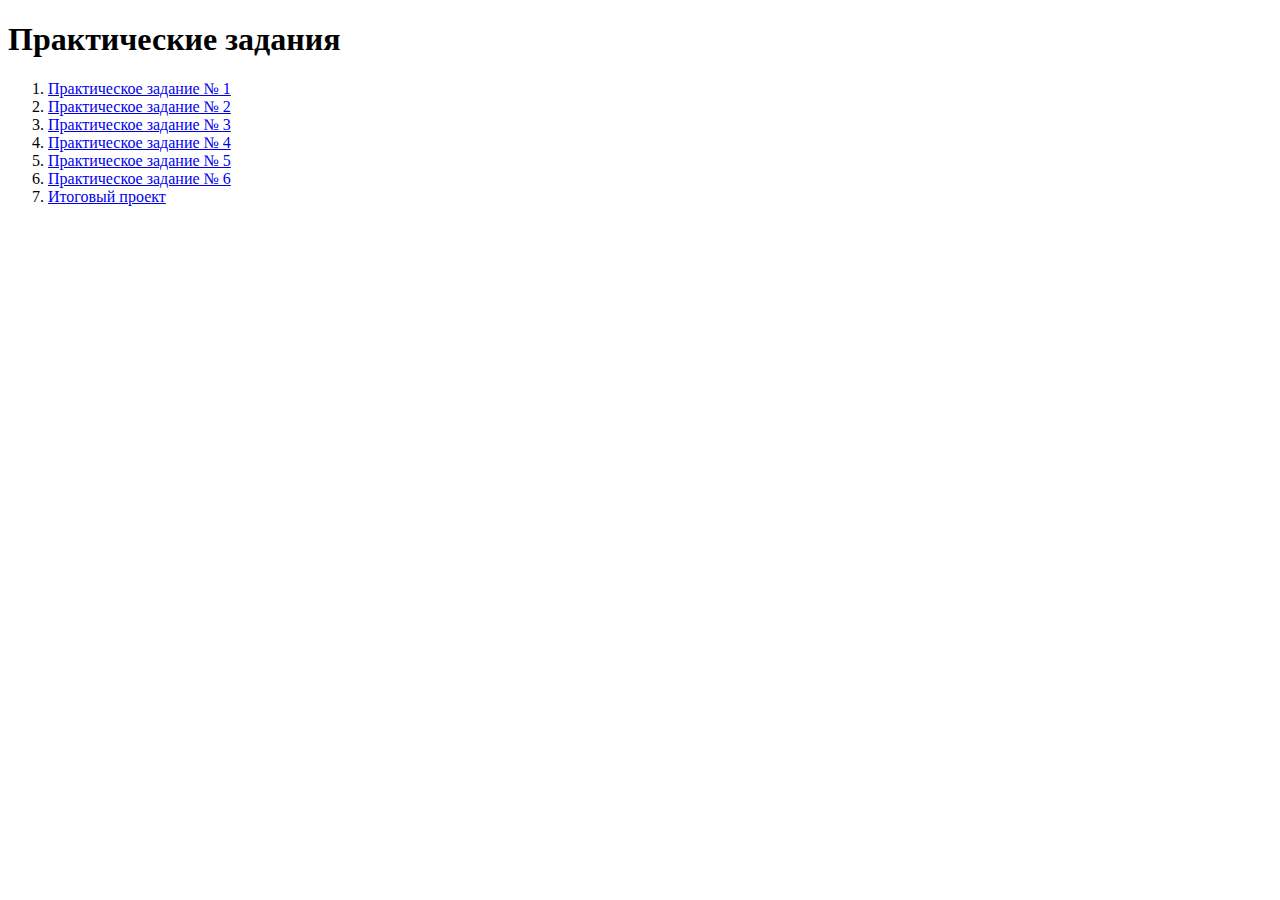
<file: index.html>
<!DOCTYPE html>
<html lang="en">
<head>
    <meta charset="UTF-8">
    <meta name="viewport" content="width=device-width, initial-scale=1.0">
    <title>Практическое задание</title>
</head>
<body>
    <h1>Практические задания</h1>
    <ol>
        <li><a href="task1.html">Практическое задание № 1</a></li>
        <li><a href="task2.html">Практическое задание № 2</a></li>
        <li><a href="task3.html">Практическое задание № 3</a></li>
        <li><a href="task4.html">Практическое задание № 4</a></li>
        <li><a href="task5.html">Практическое задание № 5</a></li>
        <li><a href="task6.html">Практическое задание № 6</a></li>
        <li><a href="task7.html">Итоговый проект</a></li>

    </ol>
</body>
</html>
</file>
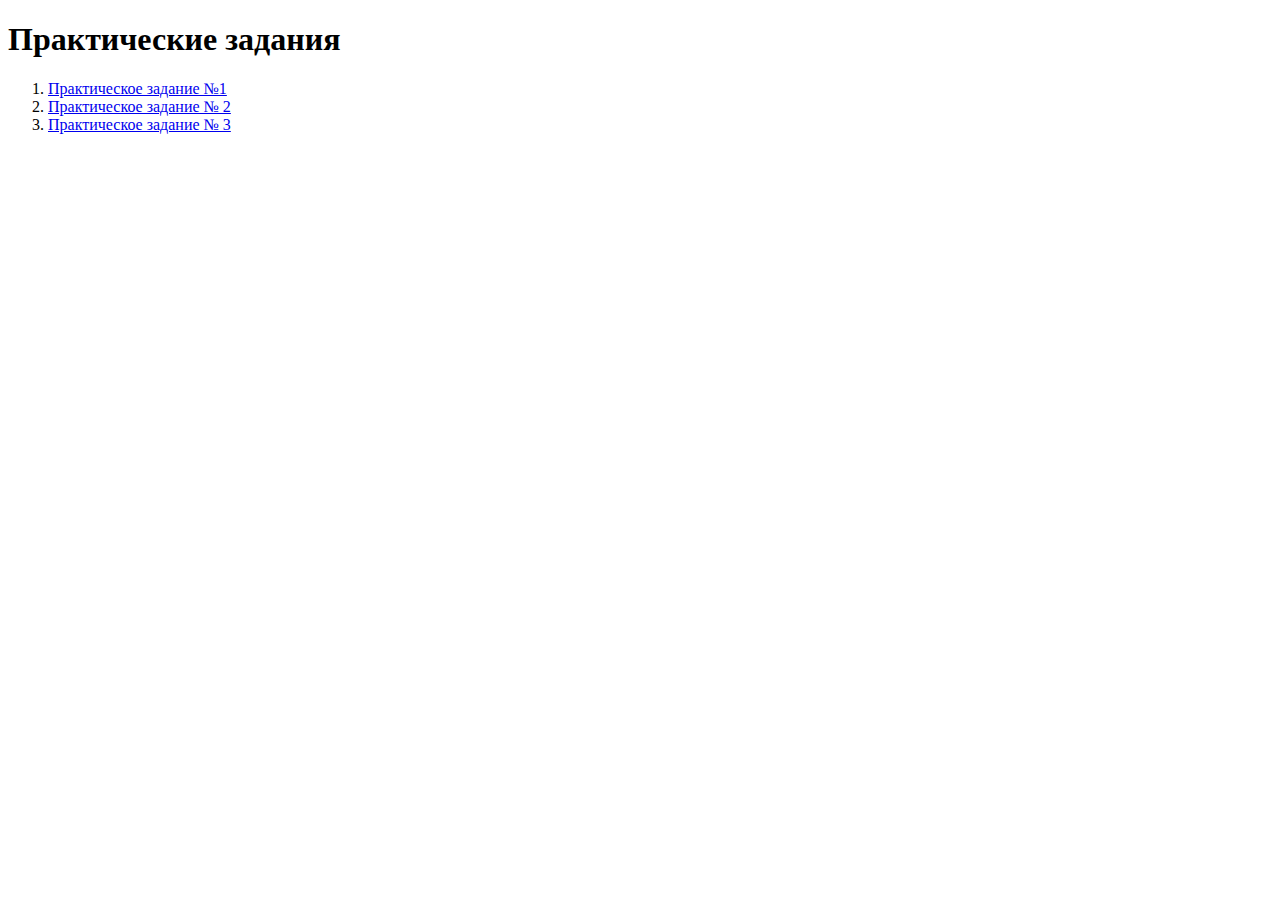
<file: Images/index.html>
<!DOCTYPE html>
<html lang="en">
<head>
    <meta charset="UTF-8">
    <meta name="viewport" content="width=device-width, initial-scale=1.0">
    <title>Практическое задание</title>
</head>
<body>
    <h1>Практические задания</h1>
    <ol>
        <li><a href="task1.html">Практическое задание №1</a></li>
        <li><a href="task2.html">Практическое задание № 2</a></li>
        <li><a href="task3.html">Практическое задание № 3</a></li>
    </ol>
</body>
</html>
</file>
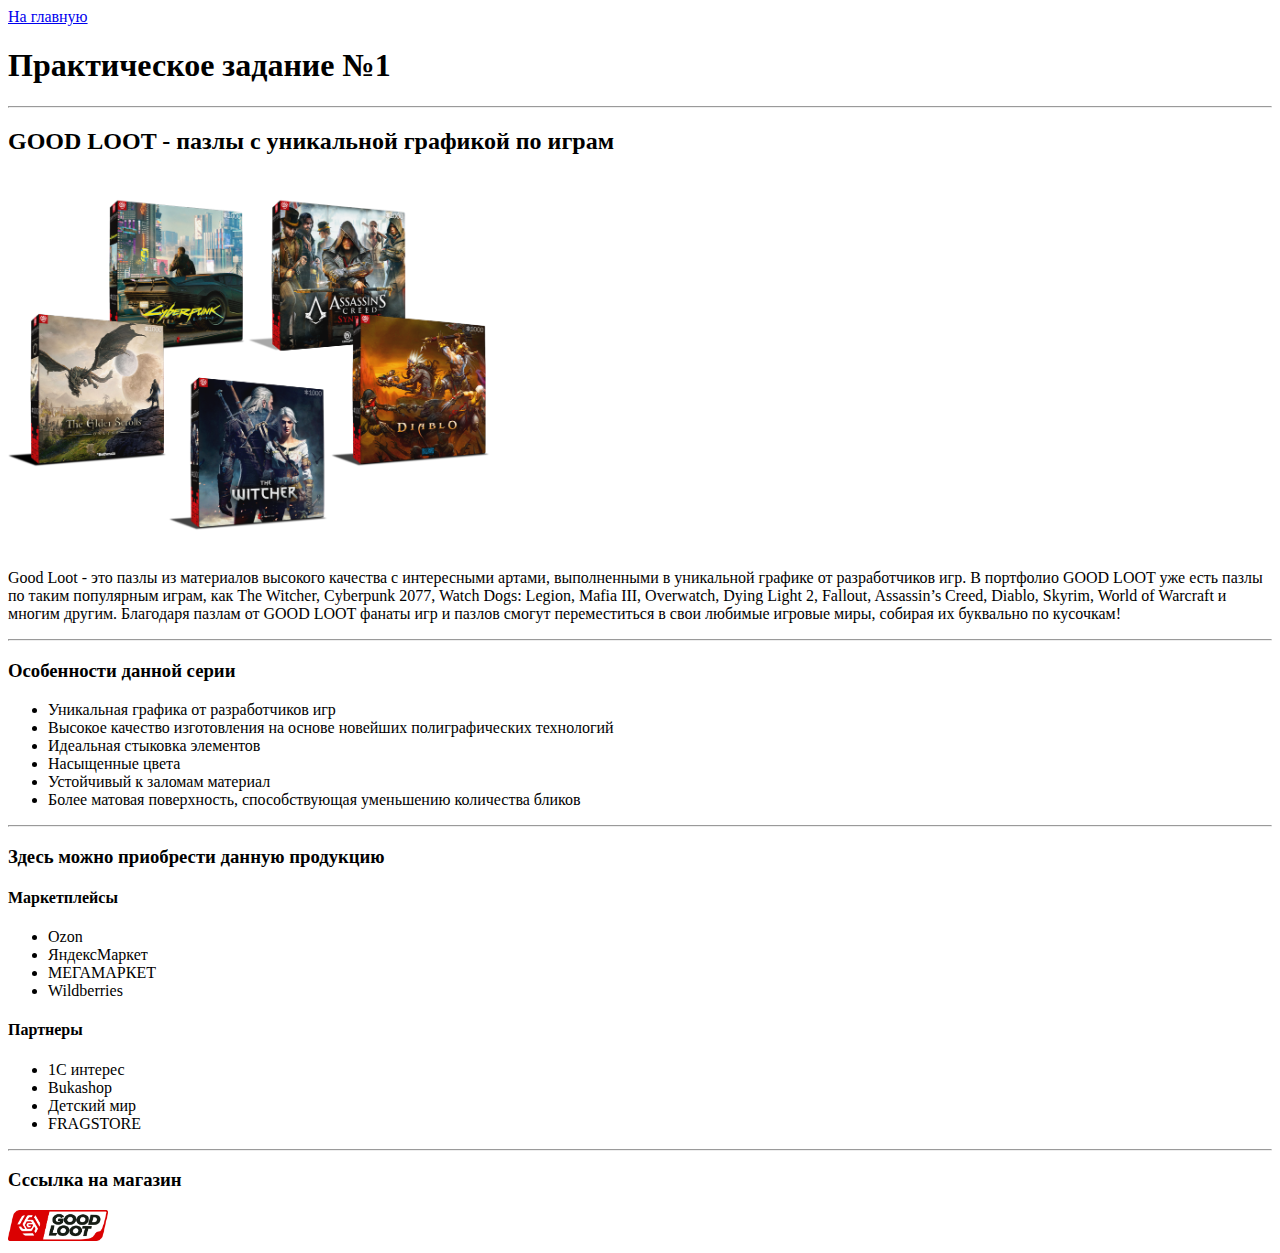
<file: task1.html>
<!DOCTYPE html>
<html lang="en">
<head>
    <meta charset="UTF-8">
    <meta name="viewport" content="width=device-width, initial-scale=1.0">
    <title>Практическое задание №1</title>
</head>
<body>
    <a href="index.html">На главную</a>
    <h1>Практическое задание №1</h1>
    <hr>
    <h2>GOOD LOOT - пазлы с уникальной графикой по играм</h2>
    <img src="Image1.png" alt="Картинка отсутствует" width="500">
    <p>Good Loot - это пазлы из материалов высокого качества с интересными артами, выполненными в уникальной графике от разработчиков игр. В портфолио GOOD LOOT уже есть пазлы по таким популярным играм, как The Witcher, Cyberpunk 2077, Watch Dogs: Legion, Mafia III, Overwatch, Dying Light 2, Fallout, Assassin’s Creed, Diablo, Skyrim, World of Warcraft и многим другим. Благодаря пазлам от GOOD LOOT фанаты игр и пазлов смогут переместиться в свои любимые игровые миры, собирая их буквально по кусочкам!</p>
    <hr>
    <h3>Особенности данной серии</h3>
    <ul>
        <li>Уникальная графика от разработчиков игр</li>
        <li>Высокое качество изготовления на основе новейших полиграфических технологий</li>
        <li>Идеальная стыковка элементов</li>
        <li>Насыщенные цвета</li>
        <li>Устойчивый к заломам материал</li>
        <li>Более матовая поверхность, способствующая уменьшению количества бликов</li>
    </ul>
    <hr>
    <h3>Здесь можно приобрести данную продукцию</h3>
    <h4>Маркетплейсы</h4>
    <ul>
        <li>Ozon</li>
        <li>ЯндексМаркет</li>
        <li>МЕГАМАРКЕТ</li>
        <li>Wildberries</li>
    </ul>
    <h4>Партнеры</h4>
    <ul>
        <li>1C интерес</li>
        <li>Bukashop</li>
        <li>Детский мир</li>
        <li>FRAGSTORE</li>
    </ul>
    <hr>
    <h3>Сссылка на магазин</h3>
    <a href="https://goodloot.buka.ru">
        <img src="Icon1.jpg" alt="Ссылка на магазин" width="100">
    </a>
    </body>
</html>
</file>
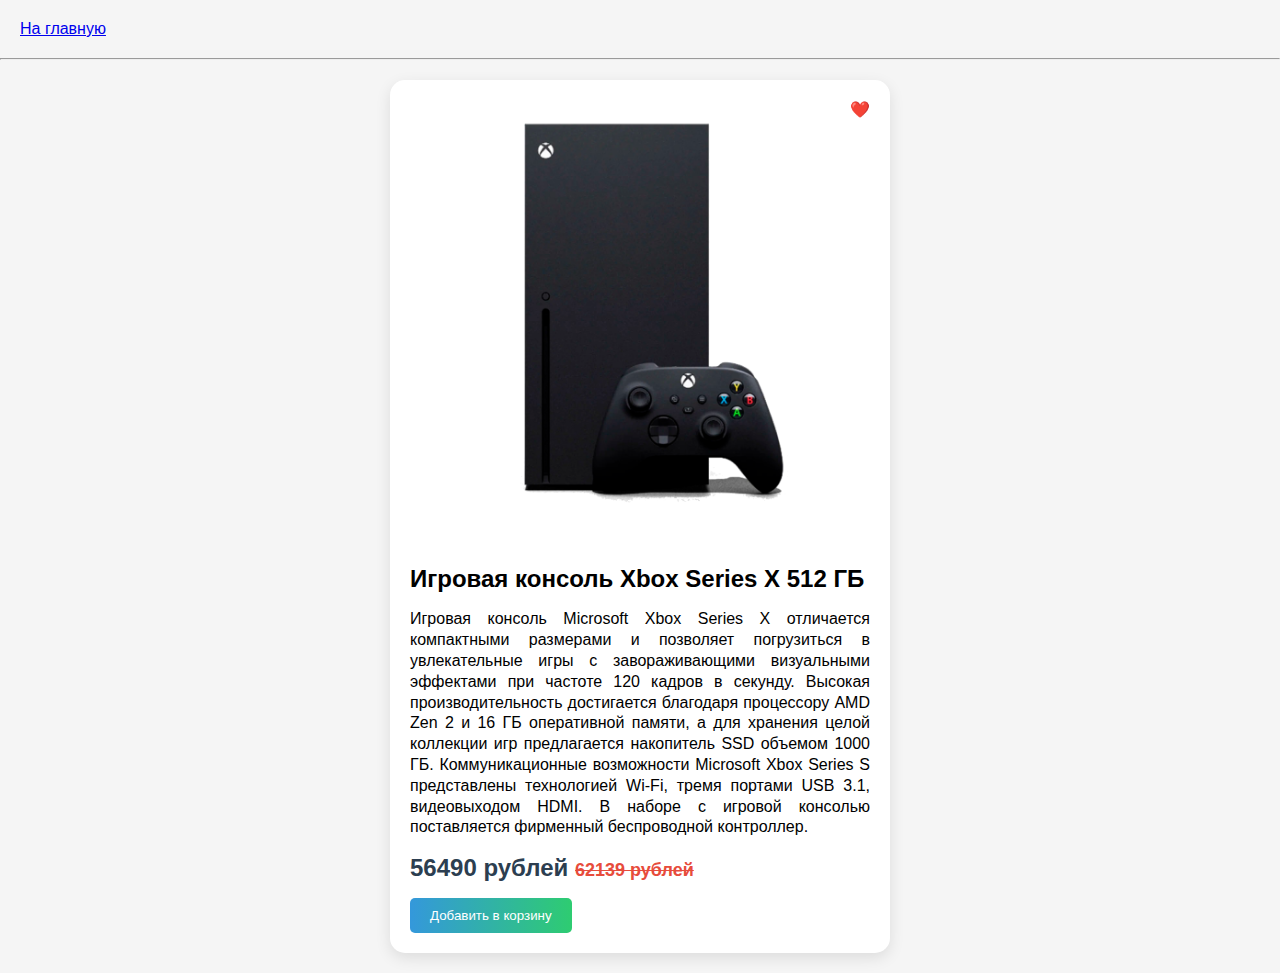
<file: task2.html>
<!DOCTYPE html>
<html lang="en">
<head>
    <meta charset="UTF-8">
    <meta name="viewport" content="width=device-width, initial-scale=1.0">
    <title>Практическое задание № 2</title>
    <link rel="stylesheet" href="Css/style.css">
</head>
<body>
  <a class="back-to-main" href="index.html">На главную</a>
  <hr>
    <div class="card">
    <p class="favorite">
      <a href="#">❤️</a>
      </p>
    <img src="Images/Task2/Image1.png" alt="Изображение отутствует">
    <h2>Игровая консоль Xbox Series X 512 ГБ</h2>
    <p class="info">Игровая консоль Microsoft Xbox Series X отличается компактными размерами и позволяет погрузиться в увлекательные игры с завораживающими визуальными эффектами при частоте 120 кадров в секунду. Высокая производительность достигается благодаря процессору AMD Zen 2 и 16 ГБ оперативной памяти, а для хранения целой коллекции игр предлагается накопитель SSD объемом 1000 ГБ. Коммуникационные возможности Microsoft Xbox Series S представлены технологией Wi-Fi, тремя портами USB 3.1, видеовыходом HDMI. В наборе с игровой консолью поставляется фирменный беспроводной контроллер.</p>
    <p class="price">56490 рублей <span class="old-price">62139 рублей</span></p>
    <button>Добавить в корзину</button>
    </div>
  
  
  
</body>
</html>
</file>
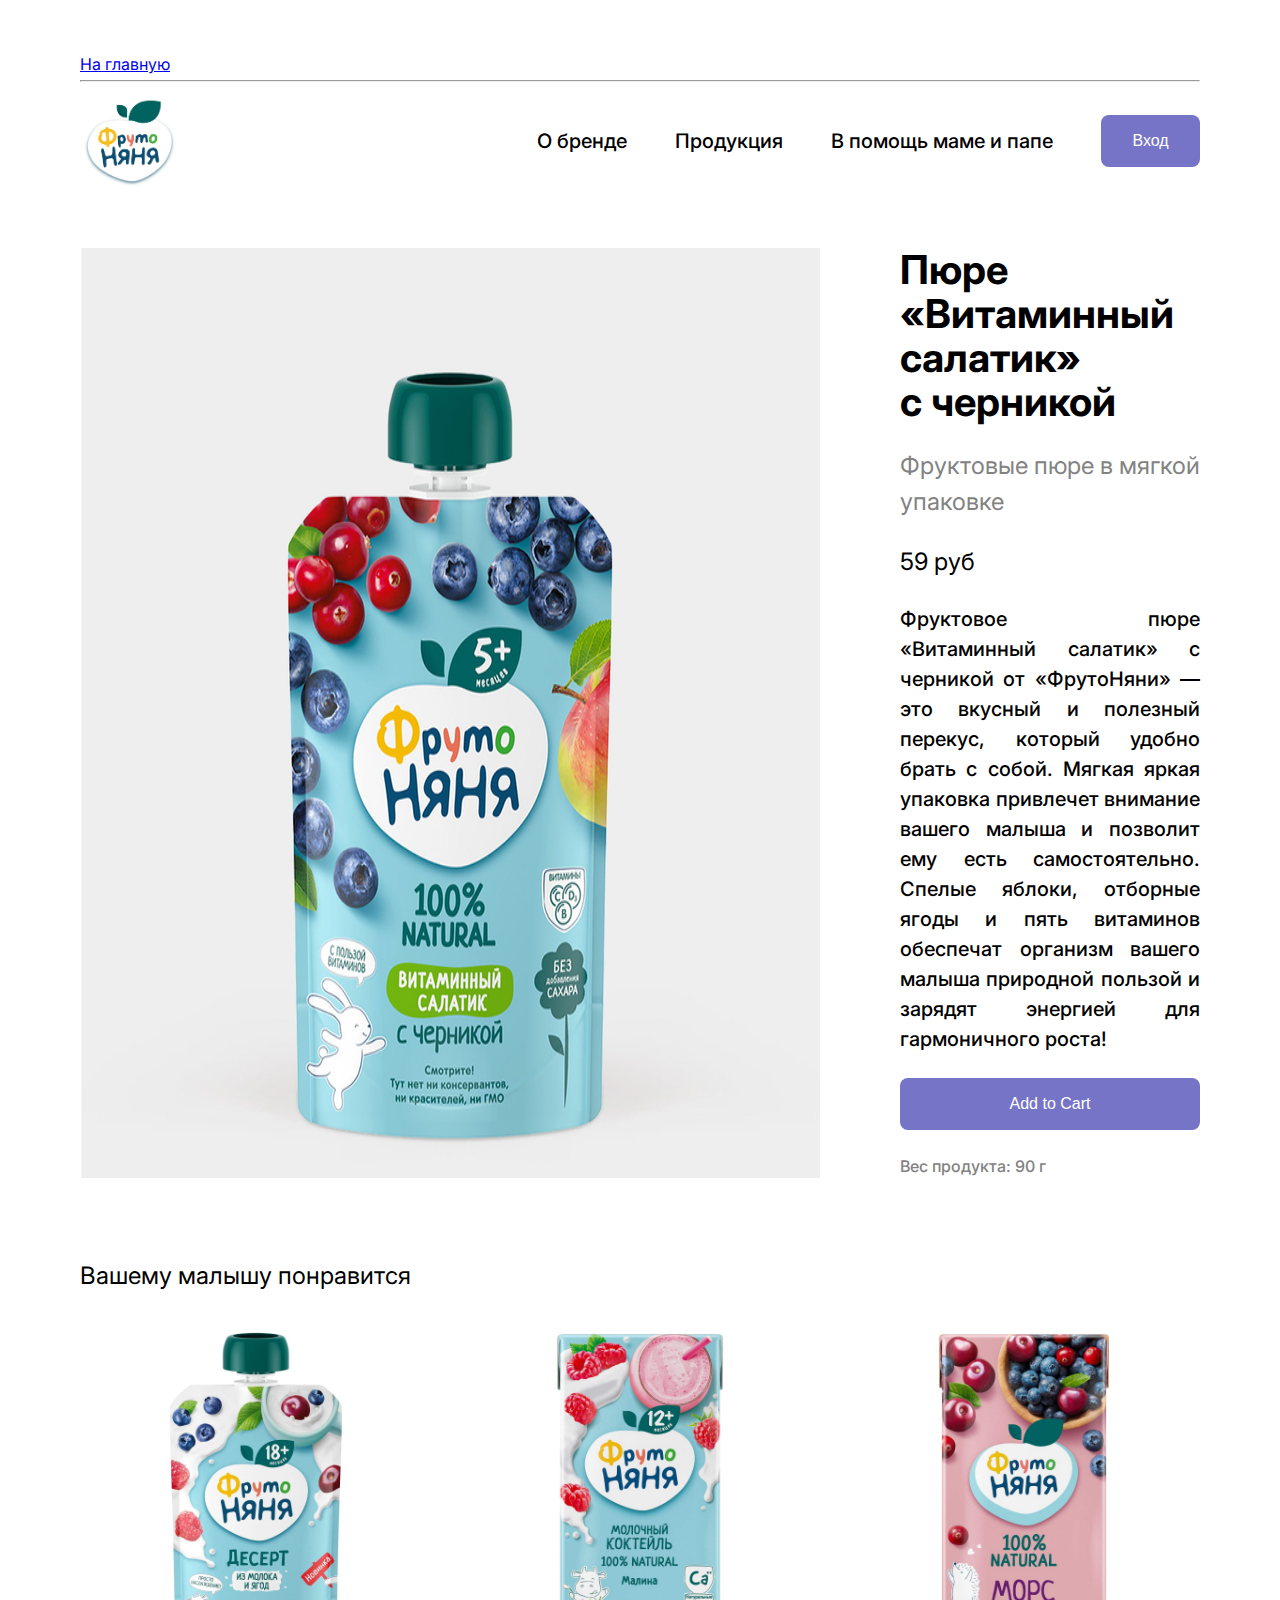
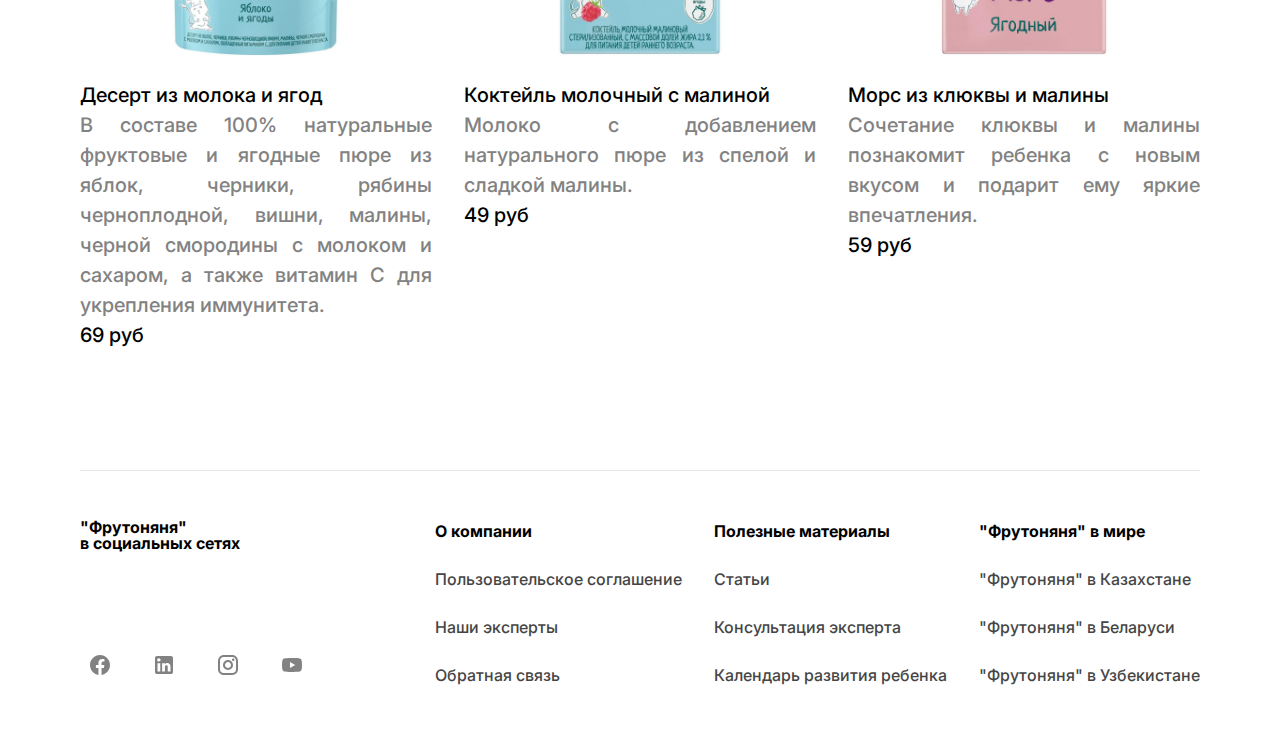
<file: task3.html>
<!DOCTYPE html>
<html lang="en">
<head>
    <meta charset="UTF-8">
    <meta name="viewport" content="width=device-width, initial-scale=1.0">
    <title>Практическое задание № 3</title>
    <link rel="stylesheet" href="Css/reset.css">
    <link rel="stylesheet" href="Css/style3.css">
</head>
<body>
    <a class="back-to-main" href="index.html">На главную</a>
  <hr>
    
  <header>
         <a href="#"><img src="Icons/Icon3/logofruto3.jpg" alt="" width="100"></a>
    
    <nav>
        <a href="#">О бренде</a>
        <a href="#">Продукция</a>
        <a href="#">В помощь маме и папе</a>
        <button>Вход</button>
    </nav>

  </header>

  <main>

    <section class="hero-product">
        <img src="Images/Task3/Hero-image3.png" alt="">
        <div class="hero-product-description">
            <h1> Пюре «Витаминный салатик» <br> с черникой</h1>
            <h2>Фруктовые пюре в мягкой упаковке</h2>
            <p class="hero-product-price">59 руб</p>
            <p class="hero-product-about">Фруктовое пюре «Витаминный салатик» с черникой от «ФрутоНяни» — это вкусный и полезный перекус, который удобно брать с собой. Мягкая яркая упаковка привлечет внимание вашего малыша и позволит ему есть самостоятельно. Спелые яблоки, отборные ягоды и пять витаминов обеспечат организм вашего малыша природной пользой и зарядят энергией для гармоничного роста!</p>
            <button>Add to Cart</button>
            <p class="hero-product-additional-details"> Вес продукта: 90 г</p>

        </div>
    </section>

    <section class="products">
        <h2>Вашему малышу понравится</h2>
        <div class="product-cards">
            <figure class="product-card">
                <img src="Images/Task3/Image3-desert.jpg" alt="">
                <figcaption>
                    <h3>Десерт из молока и ягод</h3>
                    <p class="product-card-about">В составе 100% натуральные фруктовые и ягодные пюре из яблок, черники, рябины черноплодной, вишни, малины, черной смородины с молоком и сахаром, а также витамин С для укрепления иммунитета.</p>
                    <p class="product-card-price">69 руб</p>
                </figcaption>
            </figure>
            <figure class="product-card">
                <img src="Images/Task3/Image3-moloko.jpg" alt="">
                <figcaption>
                    <h3>Коктейль молочный с малиной</h3>
                    <p class="product-card-about">Молоко с добавлением натурального пюре из спелой и сладкой малины.</p>
                    <p class="product-card-price">49 руб</p>
                </figcaption>
            </figure>
            <figure class="product-card">
                <img src="Images/Task3/Image3-mors.jpg" alt="">
                <figcaption>
                    <h3>Морс из клюквы и малины</h3>
                    <p class="product-card-about">Сочетание клюквы и малины познакомит ребенка с новым вкусом и подарит ему яркие впечатления.</p>
                    <p class="product-card-price">59 руб</p>
                </figcaption>
            </figure>

        </div>

    </section>
    
     </main>

  <footer>
    <div class="footer-info">
        <h3>"Фрутоняня" <br> в социальных сетях</h3>
        <div class="social-media">
            <a href="#"><img src="Icons/Icon3/Icon3-1.svg" alt=""></a>
            <a href="#"><img src="Icons/Icon3/Icon3-2.svg" alt=""></a>
            <a href="#"><img src="Icons/Icon3/Icon3-3.svg" alt=""></a>
            <a href="#"><img src="Icons/Icon3/Icon3-4.svg" alt=""></a>
        </div>
    </div>
        
                 

        <div class="footer-links">
            <ul class="footer-links-list">
                <h3>О компании</h3>
                <li><a href="#">Пользовательское соглашение</a></li>
                <li><a href="#">Наши эксперты</a></li>
                <li><a href="#">Обратная связь</a></li>
                
            </ul>
            <ul class="footer-links-list">
                <h3>Полезные материалы</h3>
                <li><a href="#">Статьи</a></li>
                <li><a href="#">Консультация эксперта</a></li>
                <li><a href="#">Календарь развития ребенка</a></li>
                
            </ul>
            <ul class="footer-links-list">
                <h3>"Фрутоняня" в мире</h3>
                <li><a href="#">"Фрутоняня" в Казахстане</a></li>
                <li><a href="#">"Фрутоняня" в Беларуси</a></li>
                <li><a href="#">"Фрутоняня" в Узбекистане</a></li>
               
            </ul>
             
        </div>

      </footer>
    
</body>
</html>
</file>
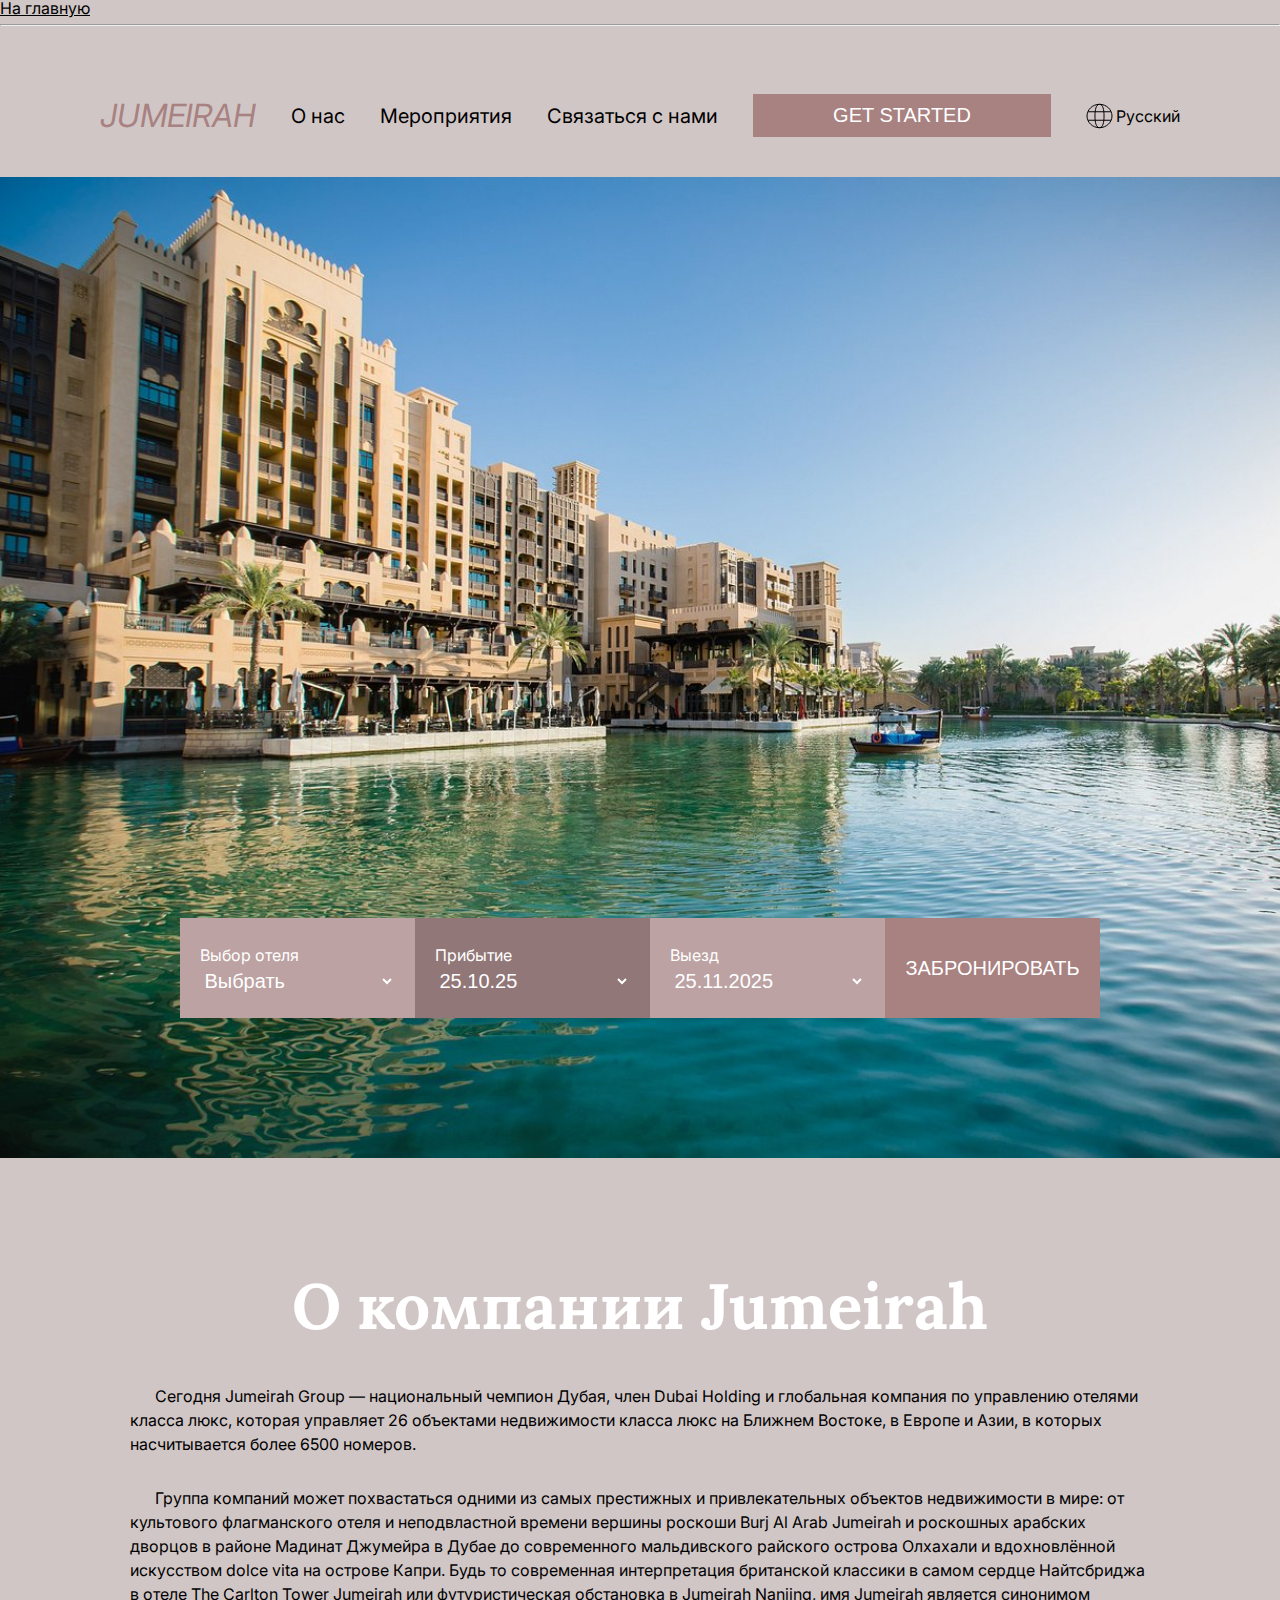
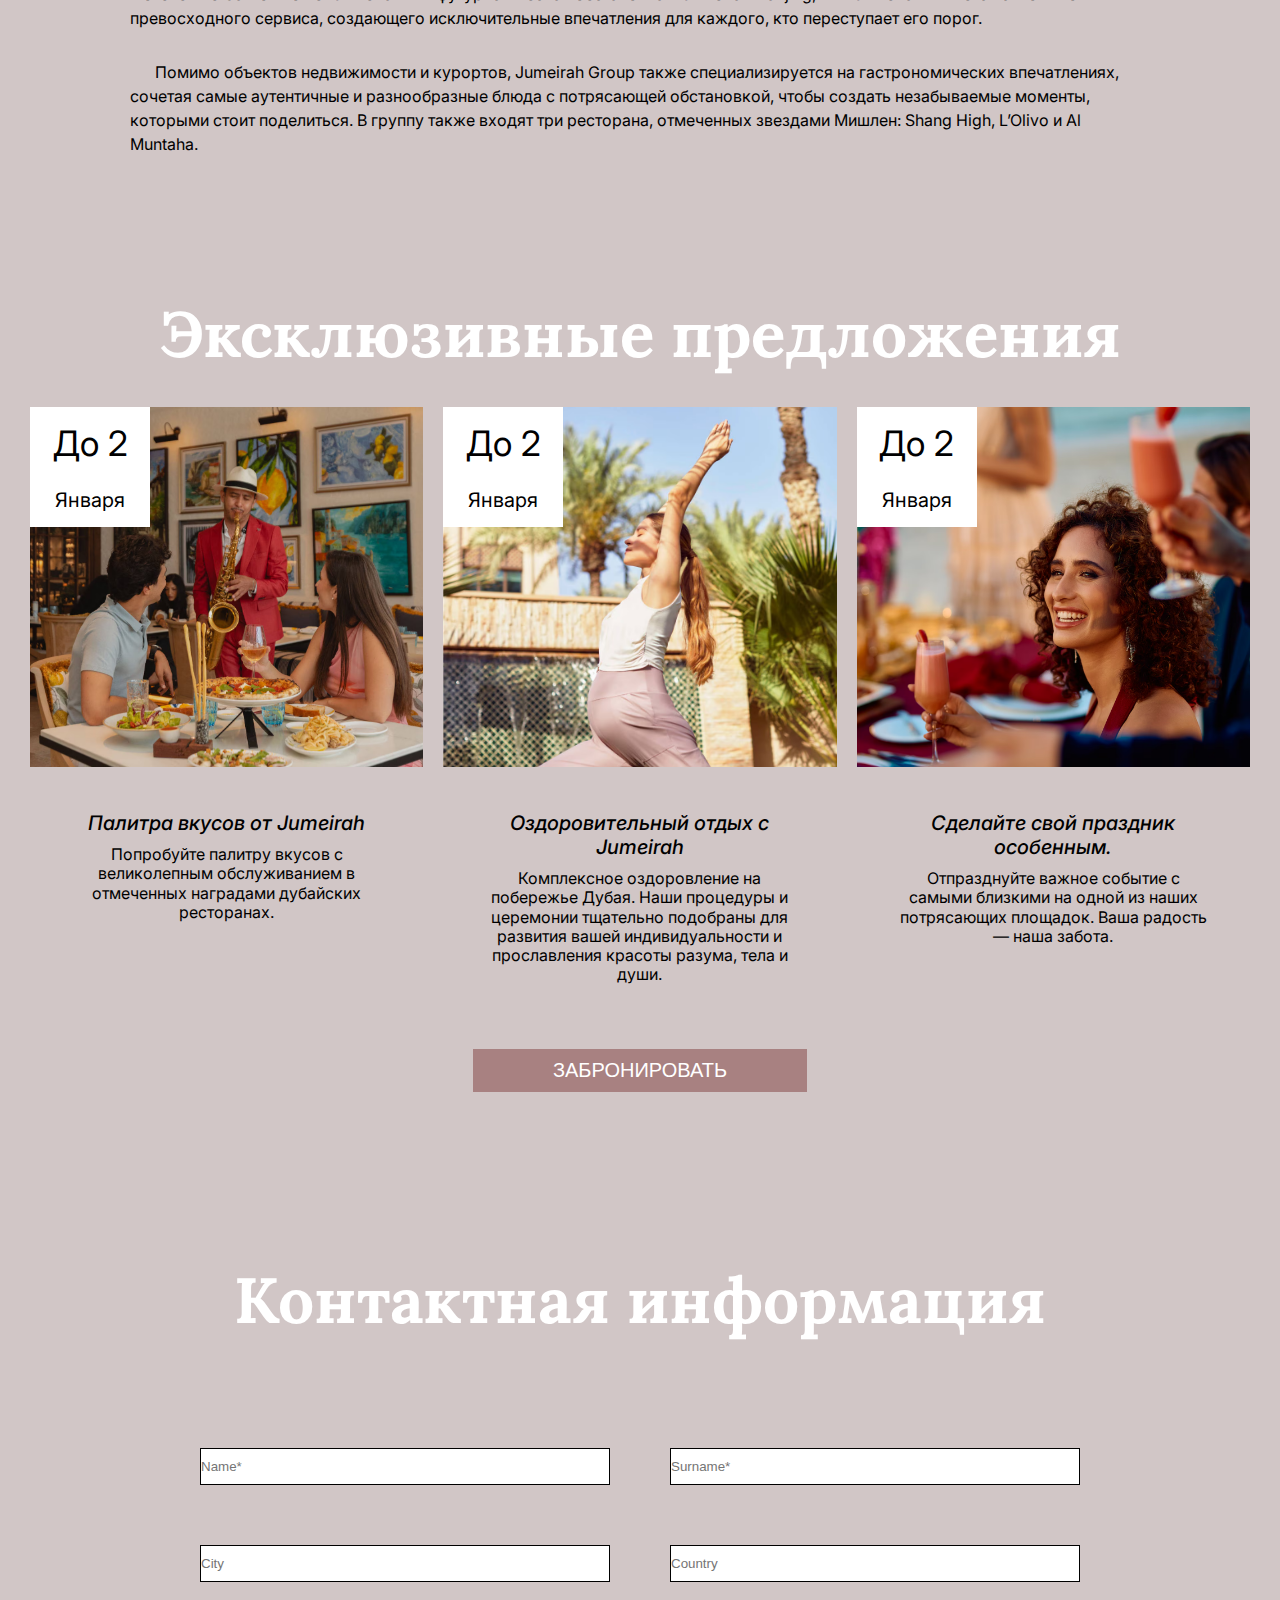
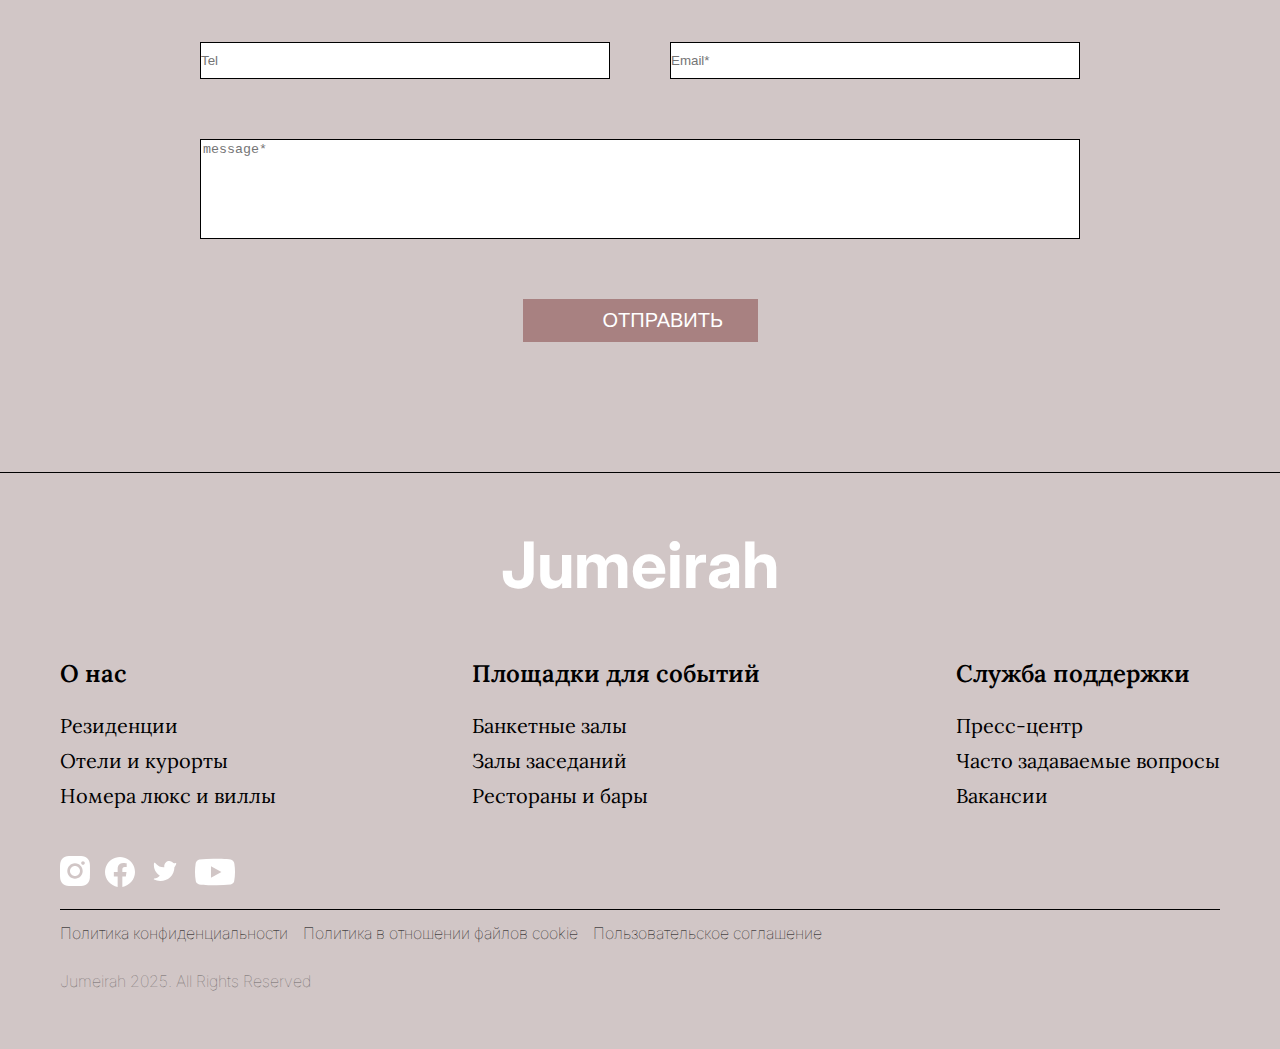
<file: task4.html>
<!DOCTYPE html>
<html lang="en">
<head>
    <meta charset="UTF-8">
    <meta name="viewport" content="width=device-width, initial-scale=1.0">
    <title>Практическое задание № 4</title>
    <link rel="stylesheet" href="Css/reset.css">
    <link rel="stylesheet" href="Css/style4.css">
</head>
<body>
    <a class="back-to-main" href="index.html">На главную</a>
  <hr>

  <header>

    <button class="burger-btn">
                <img src="Images/Task4/Hamburger Menu.svg" alt="">
            </button>

    <a href="task4.html" class="header-logo">
        Jumeirah
    </a> 
        <nav>
                <a href="#">О нас</a>
                <a href="#">Мероприятия</a>
                <a href="#">Связаться с нами</a>
                <button>Get Started</button>       
                
        </nav>
        <div class="lang">
            <img src="Icons/Icon4/lang.svg" alt="">
            <span>Русский</span>
        </div>
    </header>

  <main>
    <section class="hero">
        <div class="hero-choose">
            <h4>Выбор отеля</h4>
            <select name="" id="">
                <option value="">Выбрать</option>
            </select>
        </div>
        <div class="hero-choose">
            <h4>Прибытие</h4>
            <select name="" id="">
                <option value="">25.10.25</option>
            </select>
        </div>
        <div class="hero-choose">
            <h4>Выезд</h4>
            <select name="" id="">
                <option value="">25.11.2025</option>
            </select>
        </div>
        <button>Забронировать</button>

    </section>

    <section class="about-us">
        <h2 id="about-us">О компании Jumeirah</h2>
        <p>Сегодня Jumeirah Group — национальный чемпион Дубая, член Dubai Holding и глобальная компания по управлению отелями класса люкс, которая управляет 26 объектами недвижимости класса люкс на Ближнем Востоке, в Европе и Азии, в которых насчитывается более 6500 номеров.
        <p>Группа компаний может похвастаться одними из самых престижных и привлекательных объектов недвижимости в мире: от культового флагманского отеля и неподвластной времени вершины роскоши Burj Al Arab Jumeirah и роскошных арабских дворцов в районе Мадинат Джумейра в Дубае до современного мальдивского райского острова Олхахали и вдохновлённой искусством dolce vita на острове Капри. Будь то современная интерпретация британской классики в самом сердце Найтсбриджа в отеле The Carlton Tower Jumeirah или футуристическая обстановка в Jumeirah Nanjing, имя Jumeirah является синонимом превосходного сервиса, создающего исключительные впечатления для каждого, кто переступает его порог.</p>
        <p>Помимо объектов недвижимости и курортов, Jumeirah Group также специализируется на гастрономических впечатлениях, сочетая самые аутентичные и разнообразные блюда с потрясающей обстановкой, чтобы создать незабываемые моменты, которыми стоит поделиться. В группу также входят три ресторана, отмеченных звездами Мишлен: Shang High, L’Olivo и Al Muntaha.</p>

    </section>

    <section class="exclusive-offers">
        <h2 id="exclusive-offers">Эксклюзивные предложения</h2>
        <div class="cards">
            <div class="card">
                <img src="Images/Task4/card4-1(palitra).avif" alt="">
                <div class="card-info">
                    <h4>Палитра вкусов от Jumeirah</h4>
                    <p>Попробуйте палитру вкусов с великолепным обслуживанием в отмеченных наградами дубайских ресторанах.</p>
                </div>
                <div class="card-date">
                    <span class="card-date-day">До 2</span>
                    <br>Января                    
                </div>
            </div>
            <div class="card">
                <img src="Images/Task4/card4-2(health).avif" alt="">
                <div class="card-info">
                    <h4>Оздоровительный отдых с Jumeirah</h4>
                    <p>Комплексное оздоровление на побережье Дубая. Наши процедуры и церемонии тщательно подобраны для развития вашей индивидуальности и прославления красоты разума, тела и души.</p>
                </div>
                <div class="card-date">
                    <span class="card-date-day">До 2</span>
                    <br>Января                    
                </div>
            </div>
            <div class="card">
                <img src="Images/Task4/card4-3(cafe).avif" alt="">
                <div class="card-info">
                    <h4>Сделайте свой праздник особенным.</h4>
                    <p>Отпразднуйте важное событие с самыми близкими на одной из наших потрясающих площадок. Ваша радость — наша забота.</p>
                </div>
                <div class="card-date">
                    <span class="card-date-day">До 2</span>
                    <br>Января                    
                </div>
            </div>
        </div>
        <button>Забронировать</button>

    </section>


    <section class="contact-us">
        <h2 id="contact-us">Контактная информация</h2>
        <form action="" class="contact-form">
            <div class="contact-form-fields">
            <input type="text" placeholder="Name*" required>
            <input type="text" placeholder="Surname*" required>
            <input type="text" placeholder="City">
            <input type="text" placeholder="Country">
            <input type="tel" placeholder="Tel">
            <input type="email" placeholder="Email*" required>
            </div>
            <textarea name="" id="" required placeholder="message*"></textarea>
            <button>Отправить</button>
        </form>

    </section>
    </main>

  <footer>
        
    <section class="footer-info">
        <h3>Jumeirah</h3>

        <div class="footer-info-links">
            <ul>
                <h4>О нас</h4>
                <li><a href="#">Резиденции</a></li>
                <li><a href="#">Отели и курорты</a></li>
                <li><a href="#">Номера люкс и виллы</a></li>
                
            </ul>
            <ul>
                <h4>Площадки для событий</h4>
                <li><a href="#">Банкетные залы</a></li>
                <li><a href="#">Залы заседаний</a></li>
                <li><a href="#">Рестораны и бары</a></li>
                
            </ul>
            <ul>
                <h4>Служба поддержки</h4>
                <li><a href="#">Пресс-центр</a></li>
                <li><a href="#">Часто задаваемые вопросы</a></li>
                <li><a href="#">Вакансии</a></li>
               
            </ul>
    </div>

    <div class="footer-social-media">
            <a href="#"><img src="Icons/Icon4/instagram-4.svg" alt=""></a>
            <a href="#"><img src="Icons/Icon4/facebook-4.svg" alt=""></a>
            <a href="#"><img src="Icons/Icon4/twitter-4.svg" alt=""></a>
            <a href="#"><img src="Icons/Icon4/youtube-4.svg" alt=""></a>
     </div>

     <div class="footer-policy">
        <a href="#">Политика конфиденциальности</a>
        <a href="#">Политика в отношении файлов cookie</a>
        <a href="#">Пользовательское соглашение</a>
        
     </div>

     <p class="rights">Jumeirah 2025. All Rights Reserved</p>


    </section>
    


    


  </footer>
    
</body>
</html>
</file>
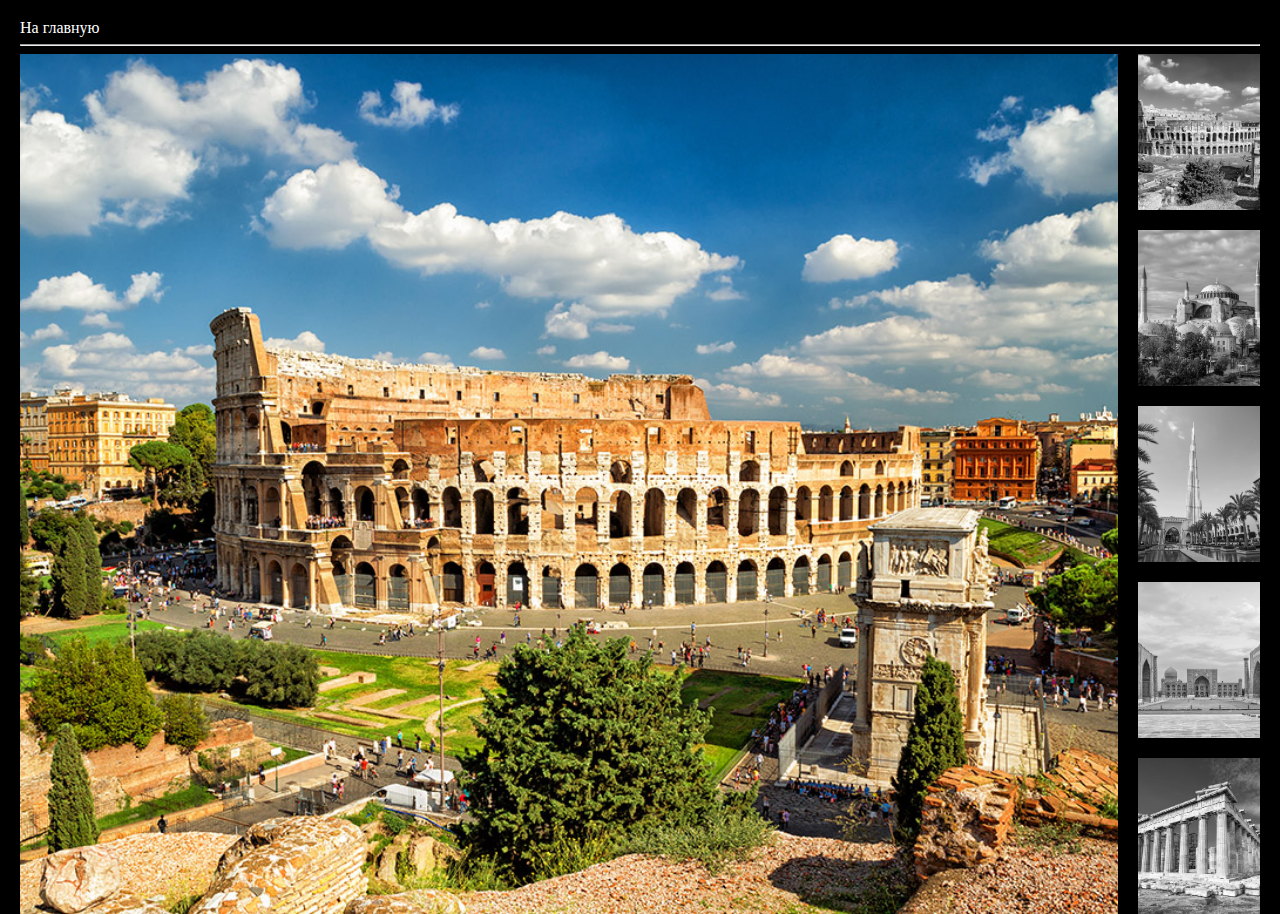
<file: task6.html>
<!DOCTYPE html>
<html lang="en">
<head>
    <meta charset="UTF-8">
    <meta name="viewport" content="width=device-width, initial-scale=1.0">
    <title>Практическое задание № 6</title>
    <link rel="stylesheet" href="Css/reset.css">
    <link rel="stylesheet" href="Css/style6.css">
</head>

<body>

    <a class="back-to-main" href="index.html">На главную</a>
  <hr>

  <section class="gallery">
    <img id="big-image" src="Images/Task5/image5-1.jpg" alt="">
    <div class="images">
      <img id="img-1" src="Images/Task6/image6-1.jpg" alt="">
      <img id="img-2" src="Images/Task6/image6-2.jpg" alt="">
      <img id="img-3" src="Images/Task6/image6-3.jpg" alt="">
      <img id="img-4" src="Images/Task6/image6-4.jpg" alt="">
      <img id="img-5" src="Images/Task6/image6-5.jpg" alt="">
    
    </div>

  </section> 


<script src="Js/script6.js"></script> 

</body>
</html>
</file>
<file: Css/style.css>
*{
    margin: 0;
    padding: 0;
    font-family: Arial;
    box-sizing: border-box;
    }

.back-to-main{
    display: block;
    margin: 20px;
    width: max-content;
}

body{
    background: #f5f5f5;
}

.card{
    background: white;
    margin: 20px auto;
    box-shadow: 0px 5px 15px rgba(0, 0, 0, 0.1);
    max-width: 500px;
    width: 100%;
    padding: 20px;
    border-radius: 15px;
}

.card:hover{
    transition: 0.3s;
    transform: scale(1.05);
}

.card .favorite{
    text-align: right;
    cursor: pointer;
}

.card .favorite a{
    text-decoration: none;
}

.card img{
    width: 100%;
}

.card h2{
    font-size: 24px;
    margin: 16px 0px;
}

.card .info{
    line-height: 1.3;
    margin: 16px 0px;
    text-align: justify;
}

.card .price{
    font-weight: bold;
    color: #2c3e50;
    font-size: 24px;
    margin: 16px 0px;
}

.card .old-price{
    color: #e74c3c;
    text-decoration: line-through;
    font-size: 18px;
}

.card button{
    background: linear-gradient(to right, #3498db, #2ecc71);
    color: white;
    border: none;
    padding: 10px 20px;
    border-radius: 5px;
}

.card button:hover{
    opacity: 0.8;
    transition: 0.3s;
}
</file>
<file: Css/style3.css>
@import url('https://fonts.googleapis.com/css2?family=Inter:ital,opsz,wght@0,14..32,100..900;1,14..32,100..900&display=swap');

* {
    box-sizing: border-box;
}

body {
    font-family: "Inter", sans-serif;
    max-width: 1440px;
    margin: 0 auto;
    padding: 56px 80px;
}

header {
    display: flex;
    justify-content: space-between;
    align-items: center;
}

.header-main-logo {
    display: flex;
    gap: 30px;
    align-items: center;
}

.logo,
header nav a,
.hero-product-about,
.hero-product-additional-details {
    color: black;
    text-decoration: none;
    font-weight: 500;
    font-size: 20px;
    line-height: 150%;
}

header nav {
    display: flex;
    gap: 48px;
    align-items: center;
}

header button,
.hero-product-description button {
    background: rgb(117, 116, 198);
    color: white;
    width: 99px;
    height: 52px;
    border-radius: 8px;
    border: none;
    cursor: pointer;
    font-size: 16px;
    font-weight: 500;
}

.hero-product {
    margin: 56px 0px 80px;
    display: flex;
    justify-content: center;
    gap: 80px;
}

.hero-product-description {
    display: flex;
    flex-direction: column;
    gap: 24px;
    max-width: 515px;
}

h1 {
    font-size: 40px;
    font-weight: bold;
    line-height: 110%;
}

.hero-product-description h2,
.hero-product-price {
    font-size: 24px;
    line-height: 150%;
}

.hero-product-description h2,
.hero-product-additional-details,
.product-card-about {
    color: #828282;
}

.product-card-about {
    text-align: justify;
}
.hero-product-about {
    color: black;
    text-decoration: none;
    font-weight: 500;
    font-size: 20px;
    text-align: justify;
    line-height: 150%;
}

.hero-product-description button {
    width: unset;
}

.hero-product-additional-details {
    font-size: 16px;
}

.products {
    font-size: 24px;
    line-height: 150%;
}

.product-cards {
    margin: 24px 0px 120px;
    display: flex;
    gap: 32px;
}

.product-card {
    flex: 1;
    min-width: 0;
}

.product-card img {
    width: 100%;
    height: auto;
}

.product-card figcaption {
    color: black;
    text-decoration: none;
    font-weight: 500;
    font-size: 20px;
    line-height: 150%;
}

footer {
    display: flex;
    justify-content: space-between;
    gap: 48px;
    border-top: 1px solid #e6e6e6;
    padding-top: 48px;
}

.footer-links {
    display: flex;
    gap: 32px;
}

.footer-links-list {
    display: flex;
    flex-direction: column;
    gap: 24px;
}

.footer-links-list a,
.footer-links h3 {
    font-weight: 500;
    line-height: 150%;
    color: #454545;
    text-decoration: none;
}

.footer-links h3 {
    color: black;
    font-weight: bold;
}

.footer-info {
    display: flex;
    justify-content: space-between;
    flex-direction: column;
        
}

.footer-info h3 {
    color: black;
    font-weight: bold;
}

.social-media {
    display: flex;
    align-items: center;
    gap: 24px;
   
}

.social-media img:hover {
    filter: brightness(50%);
}
</file>
<file: Css/style4.css>
@import url('https://fonts.googleapis.com/css2?family=Inter:ital,opsz,wght@0,14..32,100..900;1,14..32,100..900&display=swap');

@import url('https://fonts.googleapis.com/css2?family=Lora:ital,wght@0,400..700;1,400..700&display=swap');



* {
    box-sizing: border-box;
}

body {
    font-family: "Inter", sans-serif;
    background: rgb(209, 198, 198);

}

a {
    color: black;
}

header {
    max-width: 1500px;
    margin: 0 auto;
    padding: 60px 100px 40px;
    display: flex;
    align-items: center;
    justify-content: space-between;

    }

.header-logo {
    font-size: 32px;
    text-transform: uppercase;
    font-style: italic;
    text-decoration: none;
    color: rgb(168, 129, 129);
    
}

nav {
    display: flex;
    align-items: center;
    gap: 35px;
    
    }

nav a {
    color: black;
    font-size: 20px;
    text-decoration: none;

}

button {
    background: rgb(168, 129, 129) ;
    color: white;
    border: none;
    text-transform: uppercase;
    padding: 10px 80px;
    font-size: 20px;
    cursor: pointer;
}

.lang {
    display: flex;
    align-items: center;
    gap: 3px;
}

.burger-btn {
    background: transparent;
    padding: 0;
    display: none;

}

.hero {
    height: 981px;
    background: url(../Images/Task4/card4-background.jpg);
    background-size: cover;
    display: flex;
    align-items: end;
    justify-content: center;
    padding-bottom: 140px;

}

.hero-choose {
    padding: 24px 20px;
    width: 235px;
    height: 100px;
    color: white;
    display: flex;
    flex-direction: column;
    justify-content: center;
   
}

.hero-choose:nth-child(1) {
    background: rgb(188, 162, 162);
}

.hero-choose:nth-child(2) {
    background: rgb(145, 119, 119);
}

.hero-choose:nth-child(3) {
    background: rgb(188, 162, 162);
}

.hero-choose h4 {
    line-height: 160%;

}

.hero-choose select {
    background: transparent;
    border: none;
    color: white;
    font-size: 20px;
    font-weight: 400;

}

.hero button {
    height: 100px;
    padding: 20px;
}

.about-us {
    margin: 100px auto;
    max-width: 1080px;
    padding: 0px 30px;
    line-height: 150%;

}

h2 {
    font-size: 64px;
    color: white;
    font-family: "Lora", serif;
    font-weight: 700;
    line-height: 150%;
    text-align: center;

}

.about-us p {
    margin: 30px 0px;
    text-indent: 25px;
}

.exclusive-offers {
    text-align: center;
    padding: 30px;

}

.cards {
    display: grid;
    grid-template-columns: repeat(3, 1fr);
    max-width: 1300px;
    margin: 25px auto;
    gap: 20px;

}

.card {
    position: relative;
    line-height: 1.2;
}

.card-date {
    position: absolute;
    top: 0;
    left: 0px;
    background: white;
    width: 120px;
    height: 120px;
    display: flex;
    align-items: center;
    justify-content: center;
    flex-direction: column;
    font-size: 20px;
}

.card-date-day {
    font-size: 35px;
}


.card img {
    width: 100%;
    height: 360px;
    object-fit: cover;

}

.card-info {
    padding: 40px;
    text-align: center;
    display: flex;
    flex-direction: column;
    gap: 10px;
   

}

.card-info h4 {
    font-size: 20px;
    font-weight: 500;
    font-style: italic;
}

.contact-us {
    max-width: 940px;
    margin: 100px auto;
    padding: 30px;

}

.contact-form {
    display: flex;
    flex-direction: column;
    gap: 60px;

}

.contact-form-fields {
    display: grid;
    grid-template-columns: repeat(2, 1fr);
    gap: 60px;
    margin-top: 100px;

}

.contact-form-fields input {
    border: 1px solid black;
    padding: 10px 0px;
    outline: none;

}

.contact-form textarea {
    resize: none;
    height: 100px;
    border: 1px solid black;
    outline: none;
}

.contact-form button {
    width: 235px;
    display: block;
    margin: 0 auto;
        
}

footer {
    padding: 60px;
    border-top: 1px solid black;
}

.footer-info {
    max-width: 1160px;
    margin: 0 auto;
    color: white;
}

.footer-info h3 {
    color: white;
    font-size: 64px ;
    text-align: center;
    font-weight: 700;
}


.footer-info-links {
    display: flex;
    justify-content:space-between;
    padding: 65px 0px 30px;

}

.footer-info-links ul {
    display: flex;
    flex-direction: column;
    gap: 15px;
    color: black;
    font-family: "Lora", serif;
}

.footer-info-links a {
    text-decoration: none;
    font-size: 20px;


}

.footer-info-links h4 {
    margin-bottom: 15px;
    font-family: "Lora", serif;
    font-weight: 600;
    font-size: 24px;
}

.footer-social-media {
    display: flex;
    align-items: center;
    gap: 15px;
    margin: 20px 0px;

}

.footer-policy {
    display: flex;
    align-items: center;
    gap: 15px;
    border-top: 1px solid black;
    padding: 15px 0px 32px;
}

.footer-policy a {
    text-decoration: none;
    font-weight: 100;


}

.rights {
    color: black;
    font-weight: 100;
    opacity: 0.5;
}

@media screen and (max-width: 992px) {
    .burger-btn {
        display: block;
    }
    nav {
        display: none;
    }
    .cards {
        grid-template-columns: repeat(1, 1fr);
    }

    .card img {
        height: 60vw;
    }
    
}

@media screen and (max-width: 768px) {
    .hero {
        flex-direction: column;
        align-items: center;
        justify-content: end;
    }
    .hero button, .hero-choose {
        width: max(70%, 300px);
        }

    .contact-form-fields {
        grid-template-columns: repeat(1, 1fr);
        gap: 30px;
        margin-top: 40px;  
        }

    .contact-form {
        gap: 30px;
        }
    }

@media screen and (max-width: 550px) {
    .footer-info-links, .footer-policy, .footer-social-media, .rights {
        display: none;
    }

    .footer-info h3 {
        font-size: 32px;
    }
   
}

    @media screen and (max-width:450px) {
        header {
            padding: 30px;
        }

        .header-logo {
            font-size: 20px;
        }

        h2 {
            font-size: 20px;
        }

        .about-us p {
            font-size: 14px;
            margin: 14px 0px;
        }

        .card-date {
            width: 70px;
            height: 70px;
            font-size: 16px;
        }

        .card-date-day {
            font-size: 20px;
        }
        
    }
</file>
<file: Css/style6.css>
* {
    box-sizing: border-box;

}

a {
    color: white;
    text-decoration: none;
}


body{
    background: black;
    padding: 20px;
    height: 100vh;
}

.gallery {
    width: 100%;
    height: 100%;
    display: grid;
    grid-template-columns: 9fr 1fr;
    gap: 20px;

}


.gallery img {
    width: 100%;
    height: 100%;
    object-fit: cover;

}

.images {
    display: flex;
    flex-direction: column;
    gap: 20px;

}

.images img {
    filter: grayscale(1);
    transition: 0.5s;
    cursor: pointer;
}

.images img:hover {
    filter: grayscale(0);
}
</file>
